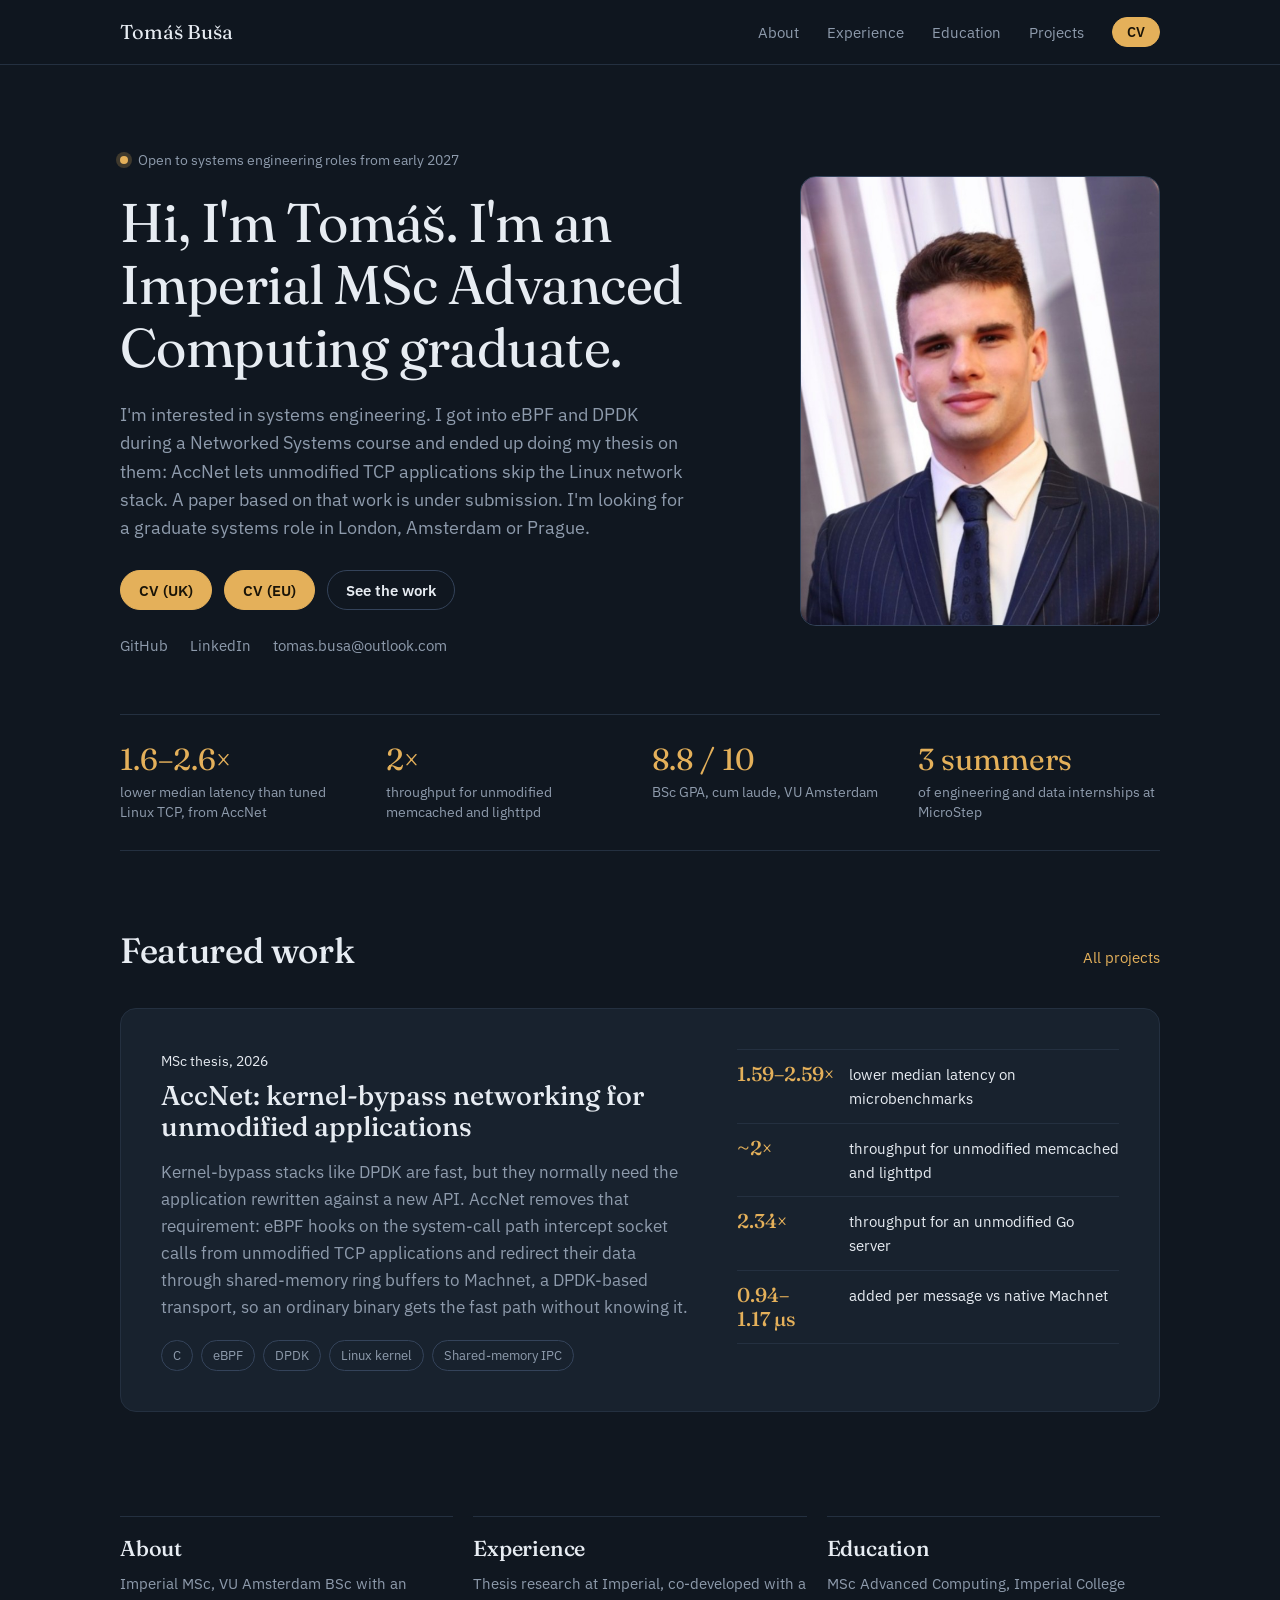
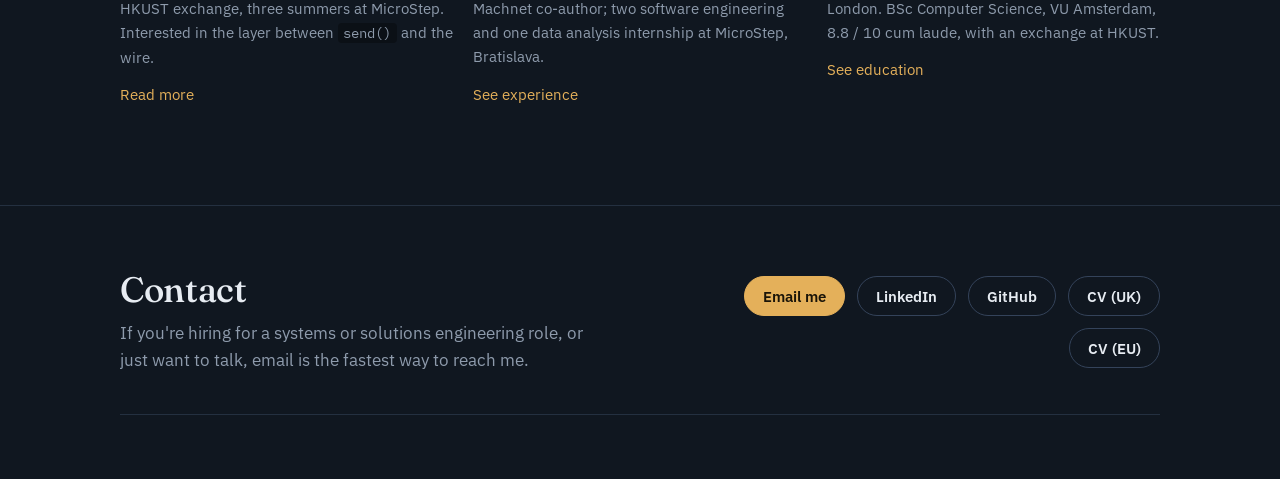
<file: index.html>
<!doctype html>
<html lang="en">
<head>
  <meta charset="utf-8">
  <meta name="viewport" content="width=device-width, initial-scale=1">
<title>Tomáš Buša</title>
<meta name="description" content="Tomáš Buša, MSc Advanced Computing graduate from Imperial College London, interested in systems engineering, kernel-bypass networking, eBPF and DPDK.">
<meta property="og:title" content="Tomáš Buša">
<meta property="og:description" content="Tomáš Buša, MSc Advanced Computing graduate from Imperial College London, interested in systems engineering, kernel-bypass networking, eBPF and DPDK.">
<meta property="og:type" content="website">
<meta property="og:image" content="https://tomasbusa.com/headshot.jpg">
<meta property="og:url" content="https://tomasbusa.com/">
<meta name="twitter:card" content="summary">
<link rel="canonical" href="https://tomasbusa.com/">
<link rel="icon" href="favicon.svg" type="image/svg+xml">
<script type="application/ld+json">
{
  "@context": "https://schema.org",
  "@type": "Person",
  "name": "Tomáš Buša",
  "url": "https://tomasbusa.com",
  "image": "https://tomasbusa.com/headshot.jpg",
  "jobTitle": "Systems Engineer",
  "alumniOf": [
    { "@type": "CollegeOrUniversity", "name": "Imperial College London" },
    { "@type": "CollegeOrUniversity", "name": "Vrije Universiteit Amsterdam" }
  ],
  "sameAs": [
    "https://github.com/YBushi",
    "https://www.linkedin.com/in/tom%C3%A1%C5%A1-bu%C5%A1a-69b99b200/"
  ]
}
</script>
  <link rel="preconnect" href="https://fonts.googleapis.com">
  <link rel="preconnect" href="https://fonts.gstatic.com" crossorigin>
  <link href="https://fonts.googleapis.com/css2?family=Fraunces:opsz,wght@9..144,400;9..144,500&family=IBM+Plex+Mono:wght@400;500&family=IBM+Plex+Sans:wght@400;500;600&display=swap" rel="stylesheet">
  <link rel="stylesheet" href="style.css">
</head>
<body>

<a class="skip" href="#main">Skip to content</a>

<header class="nav">
  <div class="wrap nav-row">
    <a class="brand" href="index.html">Tomáš Buša</a>
    <button class="nav-toggle" aria-expanded="false" aria-controls="nav-links" aria-label="Menu">
      <span></span><span></span>
    </button>
    <nav id="nav-links" class="nav-links">
      <a href="about.html">About</a>
      <a href="experience.html">Experience</a>
      <a href="education.html">Education</a>
      <a href="projects.html">Projects</a>
      <details class="cv-menu">
        <summary class="btn btn-small">CV</summary>
        <div class="cv-menu-list">
          <a href="cv-uk.pdf">UK version</a>
          <a href="cv-eu.pdf">EU version</a>
        </div>
      </details>
    </nav>
  </div>
</header>

<main id="main">

  <section class="hero wrap">
    <div class="hero-text">
      <p class="hero-status"><span class="dot"></span>Open to systems engineering roles from early 2027</p>
      <h1>Hi, I'm Tomáš. I'm an Imperial MSc Advanced Computing graduate.</h1>
      <p class="lede">
        I'm interested in systems engineering. I got into eBPF and DPDK during a
        Networked Systems course and ended up doing my thesis on them: AccNet lets unmodified TCP applications skip the Linux network
        stack. A paper based on that work is under submission. I'm looking for a
        graduate systems role in London, Amsterdam or Prague.
      </p>
      <div class="hero-actions">
        <a class="btn" href="cv-uk.pdf">CV (UK)</a>
        <a class="btn" href="cv-eu.pdf">CV (EU)</a>
        <a class="btn btn-ghost" href="projects.html">See the work</a>
      </div>
      <ul class="hero-links">
        <li><a href="https://github.com/YBushi">GitHub</a></li>
        <li><a href="https://www.linkedin.com/in/tom%C3%A1%C5%A1-bu%C5%A1a-69b99b200/">LinkedIn</a></li>
        <li><a href="mailto:tomas.busa@outlook.com">tomas.busa@outlook.com</a></li>
      </ul>
    </div>
    <figure class="hero-photo">
      <img src="headshot.jpg" alt="Tomáš Buša" width="420" height="500">
    </figure>
  </section>

  <section class="glance wrap" aria-label="At a glance">
    <div class="glance-item">
      <strong>1.6–2.6×</strong>
      <span>lower median latency than tuned Linux TCP, from AccNet</span>
    </div>
    <div class="glance-item">
      <strong>2×</strong>
      <span>throughput for unmodified memcached and lighttpd</span>
    </div>
    <div class="glance-item">
      <strong>8.8 / 10</strong>
      <span>BSc GPA, cum laude, VU Amsterdam</span>
    </div>
    <div class="glance-item">
      <strong>3 summers</strong>
      <span>of engineering and data internships at MicroStep</span>
    </div>
  </section>

  <section class="section wrap">
    <div class="section-head">
      <h2>Featured work</h2>
      <a class="section-link" href="projects.html">All projects</a>
    </div>
    <article class="feature feature-teaser">
      <div class="feature-intro">
        <p class="feature-kind">MSc thesis, 2026</p>
        <h3><a href="projects.html#accnet">AccNet: kernel-bypass networking for unmodified applications</a></h3>
        <p>
          Kernel-bypass stacks like DPDK are fast, but they normally need the application
          rewritten against a new API. AccNet removes that requirement: eBPF hooks on the
          system-call path intercept socket calls from unmodified TCP applications and
          redirect their data through shared-memory ring buffers to Machnet, a DPDK-based
          transport, so an ordinary binary gets the fast path without knowing it.
        </p>
        <ul class="chips" aria-label="Technologies">
          <li>C</li><li>eBPF</li><li>DPDK</li><li>Linux kernel</li><li>Shared-memory IPC</li>
        </ul>
      </div>
      <ul class="results results-compact">
        <li><strong>1.59–2.59×</strong> lower median latency on microbenchmarks</li>
        <li><strong>~2×</strong> throughput for unmodified memcached and lighttpd</li>
        <li><strong>2.34×</strong> throughput for an unmodified Go server</li>
        <li><strong>0.94–1.17&nbsp;µs</strong> added per message vs native Machnet</li>
      </ul>
    </article>
  </section>

  <section class="section wrap home-grid">
    <div class="home-card">
      <h2>About</h2>
      <p>Imperial MSc, VU Amsterdam BSc with an HKUST exchange, three summers at MicroStep. Interested in the layer between <code>send()</code> and the wire.</p>
      <a class="section-link" href="about.html">Read more</a>
    </div>
    <div class="home-card">
      <h2>Experience</h2>
      <p>Thesis research at Imperial, co-developed with a Machnet co-author; two software engineering and one data analysis internship at MicroStep, Bratislava.</p>
      <a class="section-link" href="experience.html">See experience</a>
    </div>
    <div class="home-card">
      <h2>Education</h2>
      <p>MSc Advanced Computing, Imperial College London. BSc Computer Science, VU Amsterdam, 8.8 / 10 cum laude, with an exchange at HKUST.</p>
      <a class="section-link" href="education.html">See education</a>
    </div>
  </section>

</main>

<footer class="footer">
  <div class="wrap">
    <div class="footer-contact">
      <div>
        <h2>Contact</h2>
        <p>If you're hiring for a systems or solutions engineering role, or just want to talk, email is the fastest way to reach me.</p>
      </div>
      <div class="contact-actions">
        <a class="btn" href="mailto:tomas.busa@outlook.com">Email me</a>
        <a class="btn btn-ghost" href="https://www.linkedin.com/in/tom%C3%A1%C5%A1-bu%C5%A1a-69b99b200/">LinkedIn</a>
        <a class="btn btn-ghost" href="https://github.com/YBushi">GitHub</a>
        <a class="btn btn-ghost" href="cv-uk.pdf">CV (UK)</a>
        <a class="btn btn-ghost" href="cv-eu.pdf">CV (EU)</a>
      </div>
    </div>
  </div>
</footer>

<script src="script.js"></script>
</body>
</html>
</file>
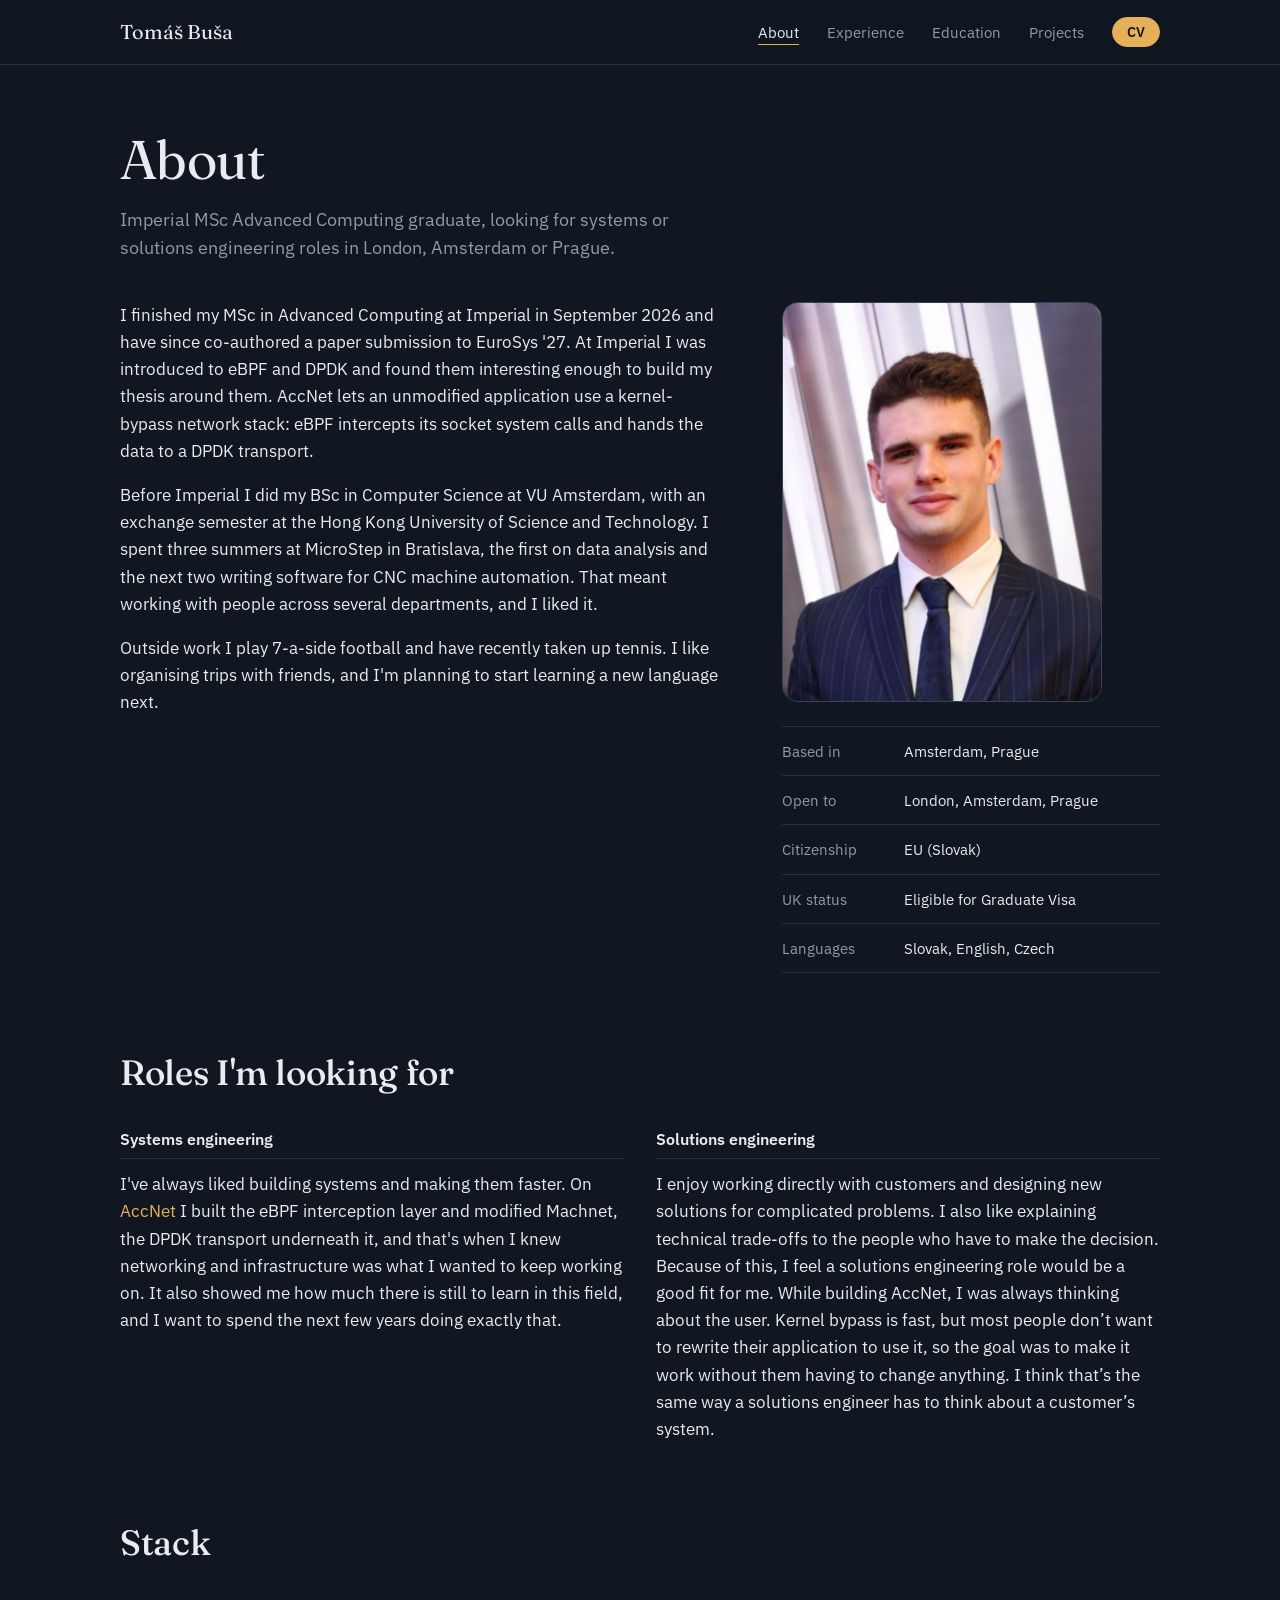
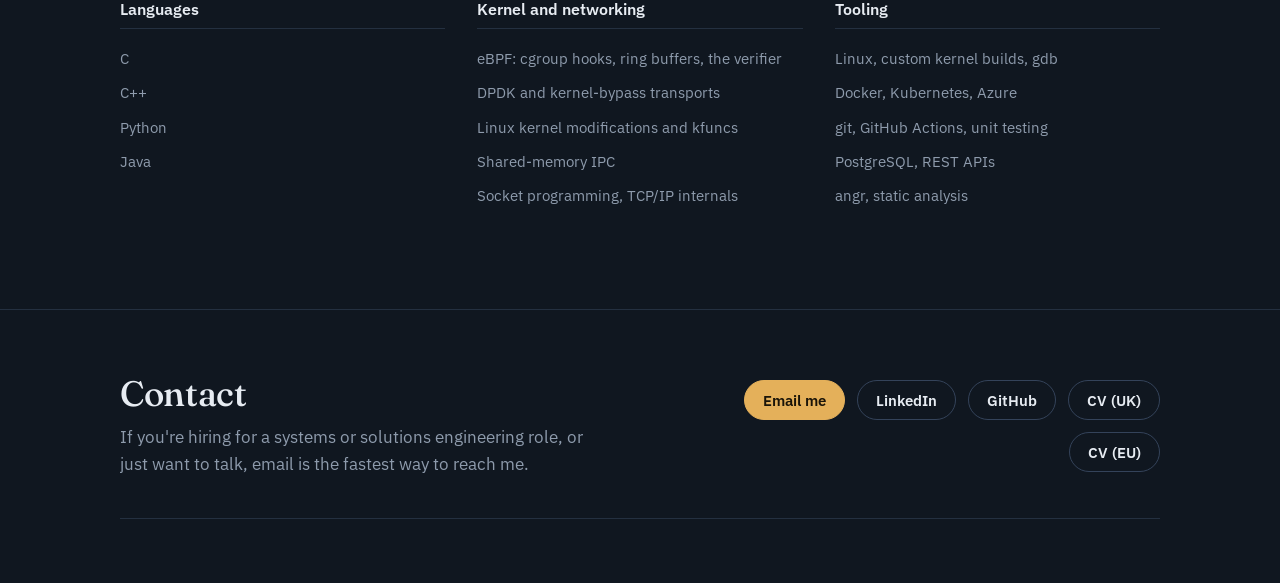
<file: about.html>
<!doctype html>
<html lang="en">
<head>
  <meta charset="utf-8">
  <meta name="viewport" content="width=device-width, initial-scale=1">
<title>About — Tomáš Buša</title>
<meta name="description" content="About Tomáš Buša: background, what he works on, and his technical stack.">
<meta property="og:title" content="About — Tomáš Buša">
<meta property="og:description" content="About Tomáš Buša: background, what he works on, and his technical stack.">
<meta property="og:type" content="website">
<meta property="og:image" content="https://tomasbusa.com/headshot.jpg">
<meta property="og:url" content="https://tomasbusa.com/about">
<meta name="twitter:card" content="summary">
<link rel="canonical" href="https://tomasbusa.com/about">
<link rel="icon" href="favicon.svg" type="image/svg+xml">
  <link rel="preconnect" href="https://fonts.googleapis.com">
  <link rel="preconnect" href="https://fonts.gstatic.com" crossorigin>
  <link href="https://fonts.googleapis.com/css2?family=Fraunces:opsz,wght@9..144,400;9..144,500&family=IBM+Plex+Mono:wght@400;500&family=IBM+Plex+Sans:wght@400;500;600&display=swap" rel="stylesheet">
  <link rel="stylesheet" href="style.css">
</head>
<body>

<a class="skip" href="#main">Skip to content</a>

<header class="nav">
  <div class="wrap nav-row">
    <a class="brand" href="index.html">Tomáš Buša</a>
    <button class="nav-toggle" aria-expanded="false" aria-controls="nav-links" aria-label="Menu">
      <span></span><span></span>
    </button>
    <nav id="nav-links" class="nav-links">
      <a href="about.html" aria-current="page">About</a>
      <a href="experience.html">Experience</a>
      <a href="education.html">Education</a>
      <a href="projects.html">Projects</a>
      <details class="cv-menu">
        <summary class="btn btn-small">CV</summary>
        <div class="cv-menu-list">
          <a href="cv-uk.pdf">UK version</a>
          <a href="cv-eu.pdf">EU version</a>
        </div>
      </details>
    </nav>
  </div>
</header>

<main id="main">

  <section class="page-head wrap">
    <h1>About</h1>
    <p class="lede">Imperial MSc Advanced Computing graduate, looking for systems or solutions engineering roles in London, Amsterdam or Prague.</p>
  </section>

  <section class="section-tight wrap">
    <div class="about-grid">
      <div class="about-text">
        <p>
          I finished my MSc in Advanced Computing at Imperial in September 2026 and have since co-authored a paper submission to EuroSys '27.
          At Imperial I was introduced to eBPF and DPDK and found them interesting enough to build my thesis around them.
          AccNet lets an unmodified application use a kernel-bypass network stack: eBPF intercepts its socket system calls and hands the data to a DPDK transport.
        </p>
        <p>
          Before Imperial I did my BSc in Computer Science at VU Amsterdam, with an exchange semester at the Hong Kong University of Science and Technology.
          I spent three summers at MicroStep in Bratislava, the first on data analysis and the next two writing software for CNC machine automation.
          That meant working with people across several departments, and I liked it.
        </p>
        <p>
          Outside work I play 7-a-side football and have recently taken up tennis.
          I like organising trips with friends, and I'm planning to start learning a new language next.
        </p>
      </div>
      <div class="about-side">
        <img class="about-photo" src="headshot.jpg" alt="Tomáš Buša" width="420" height="500">
        <dl class="facts">
          <div><dt>Based in</dt><dd>Amsterdam, Prague</dd></div>
          <div><dt>Open to</dt><dd>London, Amsterdam, Prague</dd></div>
          <div><dt>Citizenship</dt><dd>EU (Slovak)</dd></div>
          <div><dt>UK status</dt><dd>Eligible for Graduate Visa</dd></div>
          <div><dt>Languages</dt><dd>Slovak, English, Czech</dd></div>
        </dl>
      </div>
    </div>
  </section>

  <section class="section wrap" id="roles">
    <div class="section-head">
      <h2>Roles I'm looking for</h2>
    </div>
    <div class="stack-grid" style="grid-template-columns: repeat(2, 1fr);">
      <div>
        <h3>Systems engineering</h3>
        <p>
          I've always liked building systems and making them faster.
          On <a href="projects.html#accnet">AccNet</a> I built the eBPF interception layer and modified Machnet, the DPDK transport underneath it, and that's when I knew networking and infrastructure was what I wanted to keep working on.
          It also showed me how much there is still to learn in this field, and I want to spend the next few years doing exactly that.
        </p>
      </div>
      <div>
        <h3>Solutions engineering</h3>
        <p>
          I enjoy working directly with customers and designing new solutions for complicated problems. 
          I also like explaining technical trade-offs to the people who have to make the decision. 
          Because of this, I feel a solutions engineering role would be a good fit for me. 
          While building AccNet, I was always thinking about the user. Kernel bypass is fast, 
          but most people don’t want to rewrite their application to use it, so the goal was to make it work without them having to change anything. 
          I think that’s the same way a solutions engineer has to think about a customer’s system.
        </p>
      </div>
    </div>
  </section>

  <section class="section wrap">
    <div class="section-head">
      <h2>Stack</h2>
    </div>
    <div class="stack-grid">
      <div>
        <h3>Languages</h3>
        <ul><li>C</li><li>C++</li><li>Python</li><li>Java</li></ul>
      </div>
      <div>
        <h3>Kernel and networking</h3>
        <ul>
          <li>eBPF: cgroup hooks, ring buffers, the verifier</li>
          <li>DPDK and kernel-bypass transports</li>
          <li>Linux kernel modifications and kfuncs</li>
          <li>Shared-memory IPC</li>
          <li>Socket programming, TCP/IP internals</li>
        </ul>
      </div>
      <div>
        <h3>Tooling</h3>
        <ul>
          <li>Linux, custom kernel builds, gdb</li>
          <li>Docker, Kubernetes, Azure</li>
          <li>git, GitHub Actions, unit testing</li>
          <li>PostgreSQL, REST APIs</li>
          <li>angr, static analysis</li>
        </ul>
      </div>
    </div>
  </section>

</main>

<footer class="footer">
  <div class="wrap">
    <div class="footer-contact">
      <div>
        <h2>Contact</h2>
        <p>
        If you're hiring for a systems or solutions engineering role, or just want to talk, email is the fastest way to reach me.
        </p>
      </div>
      <div class="contact-actions">
        <a class="btn" href="mailto:tomas.busa@outlook.com">Email me</a>
        <a class="btn btn-ghost" href="https://www.linkedin.com/in/tom%C3%A1%C5%A1-bu%C5%A1a-69b99b200/">LinkedIn</a>
        <a class="btn btn-ghost" href="https://github.com/YBushi">GitHub</a>
        <a class="btn btn-ghost" href="cv-uk.pdf">CV (UK)</a>
        <a class="btn btn-ghost" href="cv-eu.pdf">CV (EU)</a>
      </div>
    </div>
  </div>
</footer>

<script src="script.js"></script>
</body>
</html>
</file>
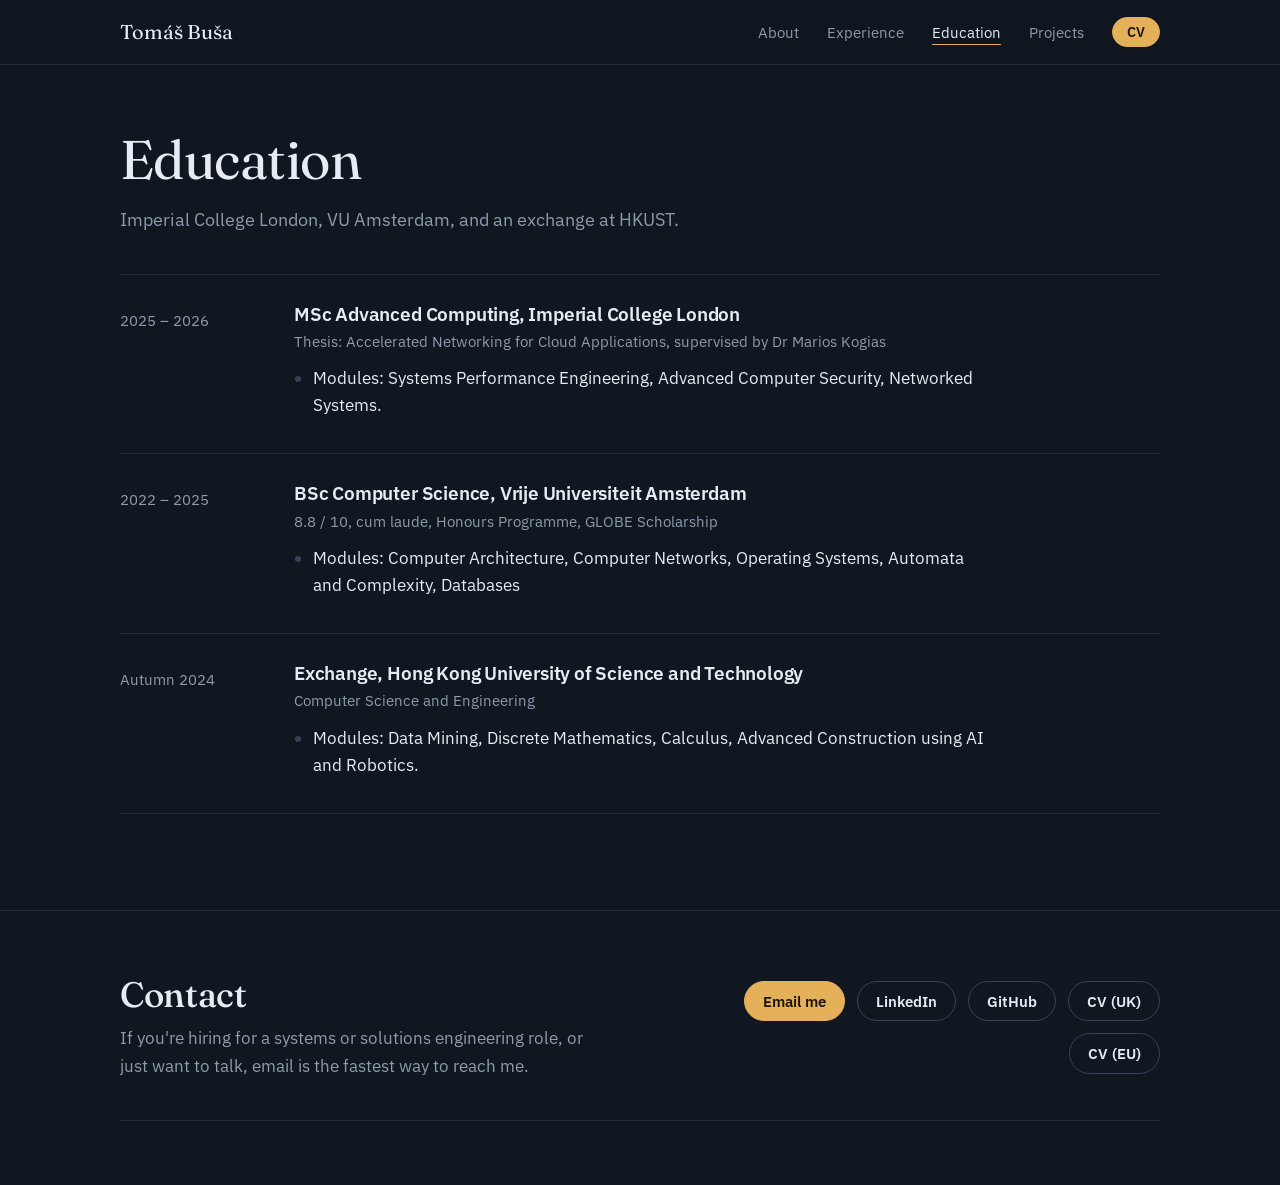
<file: education.html>
<!doctype html>
<html lang="en">
<head>
  <meta charset="utf-8">
  <meta name="viewport" content="width=device-width, initial-scale=1">
<title>Education — Tomáš Buša</title>
<meta name="description" content="Tomáš Buša's education: Imperial College London, VU Amsterdam, HKUST.">
<meta property="og:title" content="Education — Tomáš Buša">
<meta property="og:description" content="Tomáš Buša's education: Imperial College London, VU Amsterdam, HKUST.">
<meta property="og:type" content="website">
<meta property="og:image" content="https://tomasbusa.com/headshot.jpg">
<meta property="og:url" content="https://tomasbusa.com/education">
<meta name="twitter:card" content="summary">
<link rel="canonical" href="https://tomasbusa.com/education">
<link rel="icon" href="favicon.svg" type="image/svg+xml">
  <link rel="preconnect" href="https://fonts.googleapis.com">
  <link rel="preconnect" href="https://fonts.gstatic.com" crossorigin>
  <link href="https://fonts.googleapis.com/css2?family=Fraunces:opsz,wght@9..144,400;9..144,500&family=IBM+Plex+Mono:wght@400;500&family=IBM+Plex+Sans:wght@400;500;600&display=swap" rel="stylesheet">
  <link rel="stylesheet" href="style.css">
</head>
<body>

<a class="skip" href="#main">Skip to content</a>

<header class="nav">
  <div class="wrap nav-row">
    <a class="brand" href="index.html">Tomáš Buša</a>
    <button class="nav-toggle" aria-expanded="false" aria-controls="nav-links" aria-label="Menu">
      <span></span><span></span>
    </button>
    <nav id="nav-links" class="nav-links">
      <a href="about.html">About</a>
      <a href="experience.html">Experience</a>
      <a href="education.html" aria-current="page">Education</a>
      <a href="projects.html">Projects</a>
      <details class="cv-menu">
        <summary class="btn btn-small">CV</summary>
        <div class="cv-menu-list">
          <a href="cv-uk.pdf">UK version</a>
          <a href="cv-eu.pdf">EU version</a>
        </div>
      </details>
    </nav>
  </div>
</header>

<main id="main">

  <section class="page-head wrap">
    <h1>Education</h1>
    <p class="lede">Imperial College London, VU Amsterdam, and an exchange at HKUST.</p>
  </section>

  <section class="section-tight wrap">
    <div class="timeline">
      <article class="entry">
        <div class="entry-when">2025 – 2026</div>
        <div class="entry-body">
          <h2>MSc Advanced Computing, Imperial College London</h2>
          <p class="entry-org">Thesis: Accelerated Networking for Cloud Applications, supervised by Dr Marios Kogias</p>
          <ul>
            <li>Modules: Systems Performance Engineering, Advanced Computer Security, Networked Systems.</li>
          </ul>
        </div>
      </article>
      <article class="entry">
        <div class="entry-when">2022 – 2025</div>
        <div class="entry-body">
          <h2>BSc Computer Science, Vrije Universiteit Amsterdam</h2>
          <p class="entry-org">8.8 / 10, cum laude, Honours Programme, GLOBE Scholarship</p>
          <ul>
            <li>Modules: Computer Architecture, Computer Networks, Operating Systems, Automata and Complexity, Databases</li>
          </ul>
        </div>
      </article>
      <article class="entry">
        <div class="entry-when">Autumn 2024</div>
        <div class="entry-body">
          <h2>Exchange, Hong Kong University of Science and Technology</h2>
          <p class="entry-org">Computer Science and Engineering</p>
          <ul>
            <li>Modules: Data Mining, Discrete Mathematics, Calculus, Advanced Construction using AI and Robotics.</li>
          </ul>
        </div>
      </article>
    </div>
  </section>

</main>

<footer class="footer">
  <div class="wrap">
    <div class="footer-contact">
      <div>
        <h2>Contact</h2>
        <p>If you're hiring for a systems or solutions engineering role, or just want to talk, email is the fastest way to reach me.</p>
      </div>
      <div class="contact-actions">
        <a class="btn" href="mailto:tomas.busa@outlook.com">Email me</a>
        <a class="btn btn-ghost" href="https://www.linkedin.com/in/tom%C3%A1%C5%A1-bu%C5%A1a-69b99b200/">LinkedIn</a>
        <a class="btn btn-ghost" href="https://github.com/YBushi">GitHub</a>
        <a class="btn btn-ghost" href="cv-uk.pdf">CV (UK)</a>
        <a class="btn btn-ghost" href="cv-eu.pdf">CV (EU)</a>
      </div>
    </div>
  </div>
</footer>

<script src="script.js"></script>
</body>
</html>
</file>
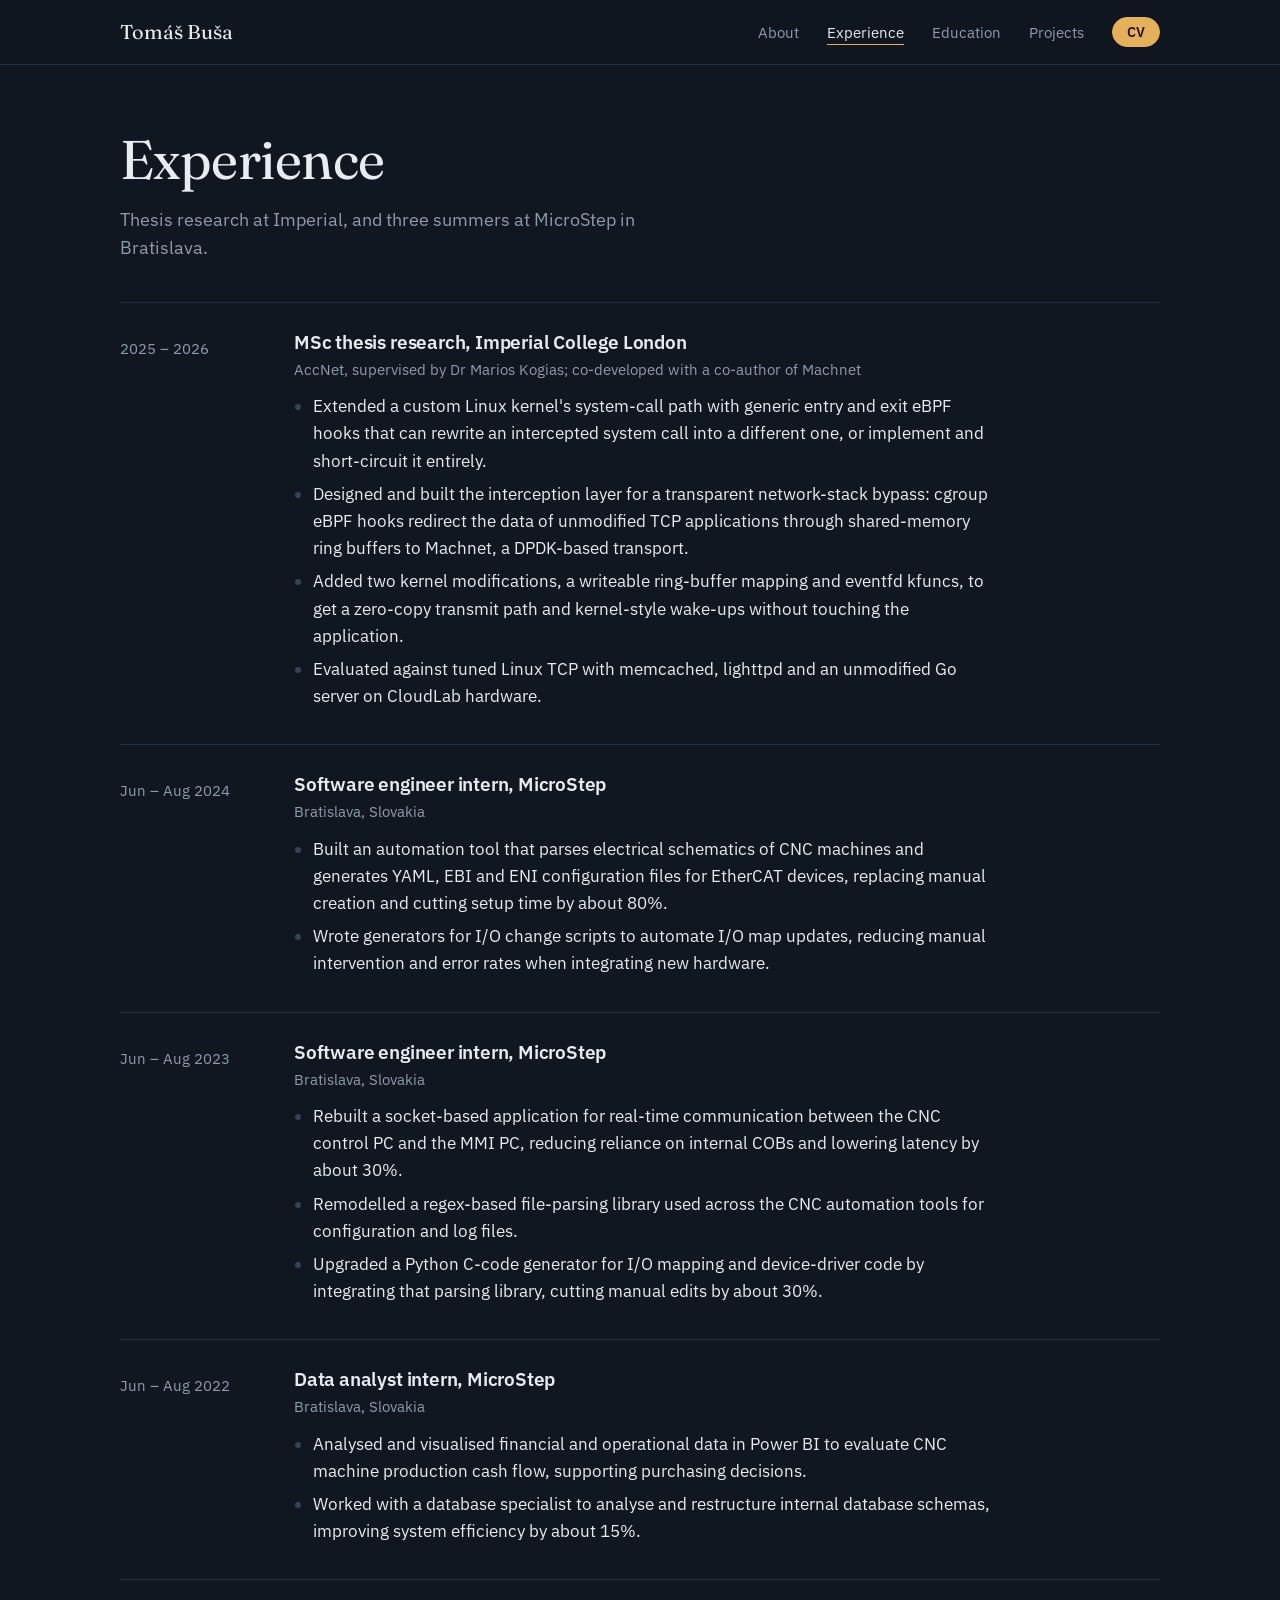
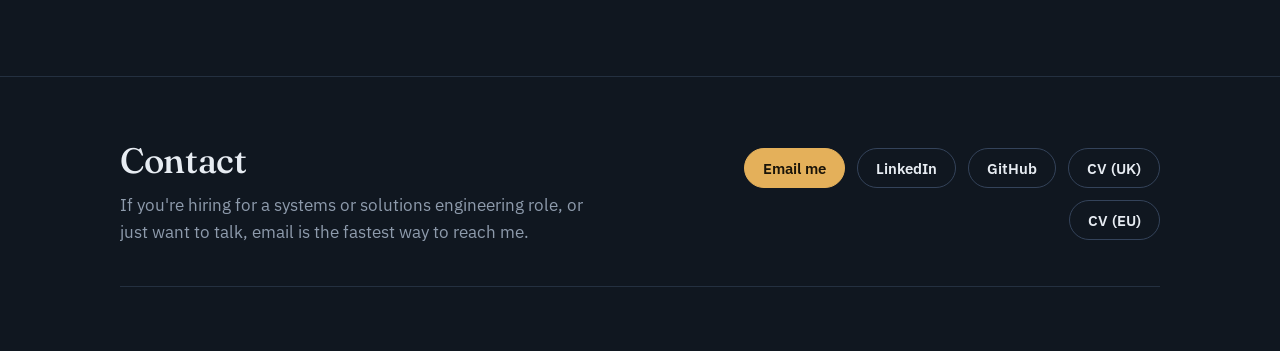
<file: experience.html>
<!doctype html>
<html lang="en">
<head>
  <meta charset="utf-8">
  <meta name="viewport" content="width=device-width, initial-scale=1">
<title>Experience — Tomáš Buša</title>
<meta name="description" content="Tomáš Buša's research and internship experience.">
<meta property="og:title" content="Experience — Tomáš Buša">
<meta property="og:description" content="Tomáš Buša's research and internship experience.">
<meta property="og:type" content="website">
<meta property="og:image" content="https://tomasbusa.com/headshot.jpg">
<meta property="og:url" content="https://tomasbusa.com/experience">
<meta name="twitter:card" content="summary">
<link rel="canonical" href="https://tomasbusa.com/experience">
<link rel="icon" href="favicon.svg" type="image/svg+xml">
  <link rel="preconnect" href="https://fonts.googleapis.com">
  <link rel="preconnect" href="https://fonts.gstatic.com" crossorigin>
  <link href="https://fonts.googleapis.com/css2?family=Fraunces:opsz,wght@9..144,400;9..144,500&family=IBM+Plex+Mono:wght@400;500&family=IBM+Plex+Sans:wght@400;500;600&display=swap" rel="stylesheet">
  <link rel="stylesheet" href="style.css">
</head>
<body>

<a class="skip" href="#main">Skip to content</a>

<header class="nav">
  <div class="wrap nav-row">
    <a class="brand" href="index.html">Tomáš Buša</a>
    <button class="nav-toggle" aria-expanded="false" aria-controls="nav-links" aria-label="Menu">
      <span></span><span></span>
    </button>
    <nav id="nav-links" class="nav-links">
      <a href="about.html">About</a>
      <a href="experience.html" aria-current="page">Experience</a>
      <a href="education.html">Education</a>
      <a href="projects.html">Projects</a>
      <details class="cv-menu">
        <summary class="btn btn-small">CV</summary>
        <div class="cv-menu-list">
          <a href="cv-uk.pdf">UK version</a>
          <a href="cv-eu.pdf">EU version</a>
        </div>
      </details>
    </nav>
  </div>
</header>

<main id="main">

  <section class="page-head wrap">
    <h1>Experience</h1>
    <p class="lede">Thesis research at Imperial, and three summers at MicroStep in Bratislava.</p>
  </section>

  <section class="section-tight wrap">
    <div class="timeline">
      <article class="entry">
        <div class="entry-when">2025 – 2026</div>
        <div class="entry-body">
          <h2>MSc thesis research, Imperial College London</h2>
          <p class="entry-org">AccNet, supervised by Dr Marios Kogias; co-developed with a co-author of Machnet</p>
          <ul>
            <li>Extended a custom Linux kernel's system-call path with generic entry and exit eBPF hooks that can rewrite an intercepted system call into a different one, or implement and short-circuit it entirely.</li>
            <li>Designed and built the interception layer for a transparent network-stack bypass: cgroup eBPF hooks redirect the data of unmodified TCP applications through shared-memory ring buffers to Machnet, a DPDK-based transport.</li>
            <li>Added two kernel modifications, a writeable ring-buffer mapping and eventfd kfuncs, to get a zero-copy transmit path and kernel-style wake-ups without touching the application.</li>
            <li>Evaluated against tuned Linux TCP with memcached, lighttpd and an unmodified Go server on CloudLab hardware.</li>
          </ul>
        </div>
      </article>
      <article class="entry">
        <div class="entry-when">Jun – Aug 2024</div>
        <div class="entry-body">
          <h2>Software engineer intern, MicroStep</h2>
          <p class="entry-org">Bratislava, Slovakia</p>
          <ul>
            <li>Built an automation tool that parses electrical schematics of CNC machines and generates YAML, EBI and ENI configuration files for EtherCAT devices, replacing manual creation and cutting setup time by about 80%.</li>
            <li>Wrote generators for I/O change scripts to automate I/O map updates, reducing manual intervention and error rates when integrating new hardware.</li>
          </ul>
        </div>
      </article>
      <article class="entry">
        <div class="entry-when">Jun – Aug 2023</div>
        <div class="entry-body">
          <h2>Software engineer intern, MicroStep</h2>
          <p class="entry-org">Bratislava, Slovakia</p>
          <ul>
            <li>Rebuilt a socket-based application for real-time communication between the CNC control PC and the MMI PC, reducing reliance on internal COBs and lowering latency by about 30%.</li>
            <li>Remodelled a regex-based file-parsing library used across the CNC automation tools for configuration and log files.</li>
            <li>Upgraded a Python C-code generator for I/O mapping and device-driver code by integrating that parsing library, cutting manual edits by about 30%.</li>
          </ul>
        </div>
      </article>
      <article class="entry">
        <div class="entry-when">Jun – Aug 2022</div>
        <div class="entry-body">
          <h2>Data analyst intern, MicroStep</h2>
          <p class="entry-org">Bratislava, Slovakia</p>
          <ul>
            <li>Analysed and visualised financial and operational data in Power BI to evaluate CNC machine production cash flow, supporting purchasing decisions.</li>
            <li>Worked with a database specialist to analyse and restructure internal database schemas, improving system efficiency by about 15%.</li>
          </ul>
        </div>
      </article>
    </div>
  </section>

</main>

<footer class="footer">
  <div class="wrap">
    <div class="footer-contact">
      <div>
        <h2>Contact</h2>
        <p>If you're hiring for a systems or solutions engineering role, or just want to talk, email is the fastest way to reach me.</p>
      </div>
      <div class="contact-actions">
        <a class="btn" href="mailto:tomas.busa@outlook.com">Email me</a>
        <a class="btn btn-ghost" href="https://www.linkedin.com/in/tom%C3%A1%C5%A1-bu%C5%A1a-69b99b200/">LinkedIn</a>
        <a class="btn btn-ghost" href="https://github.com/YBushi">GitHub</a>
        <a class="btn btn-ghost" href="cv-uk.pdf">CV (UK)</a>
        <a class="btn btn-ghost" href="cv-eu.pdf">CV (EU)</a>
      </div>
    </div>
  </div>
</footer>

<script src="script.js"></script>
</body>
</html>
</file>
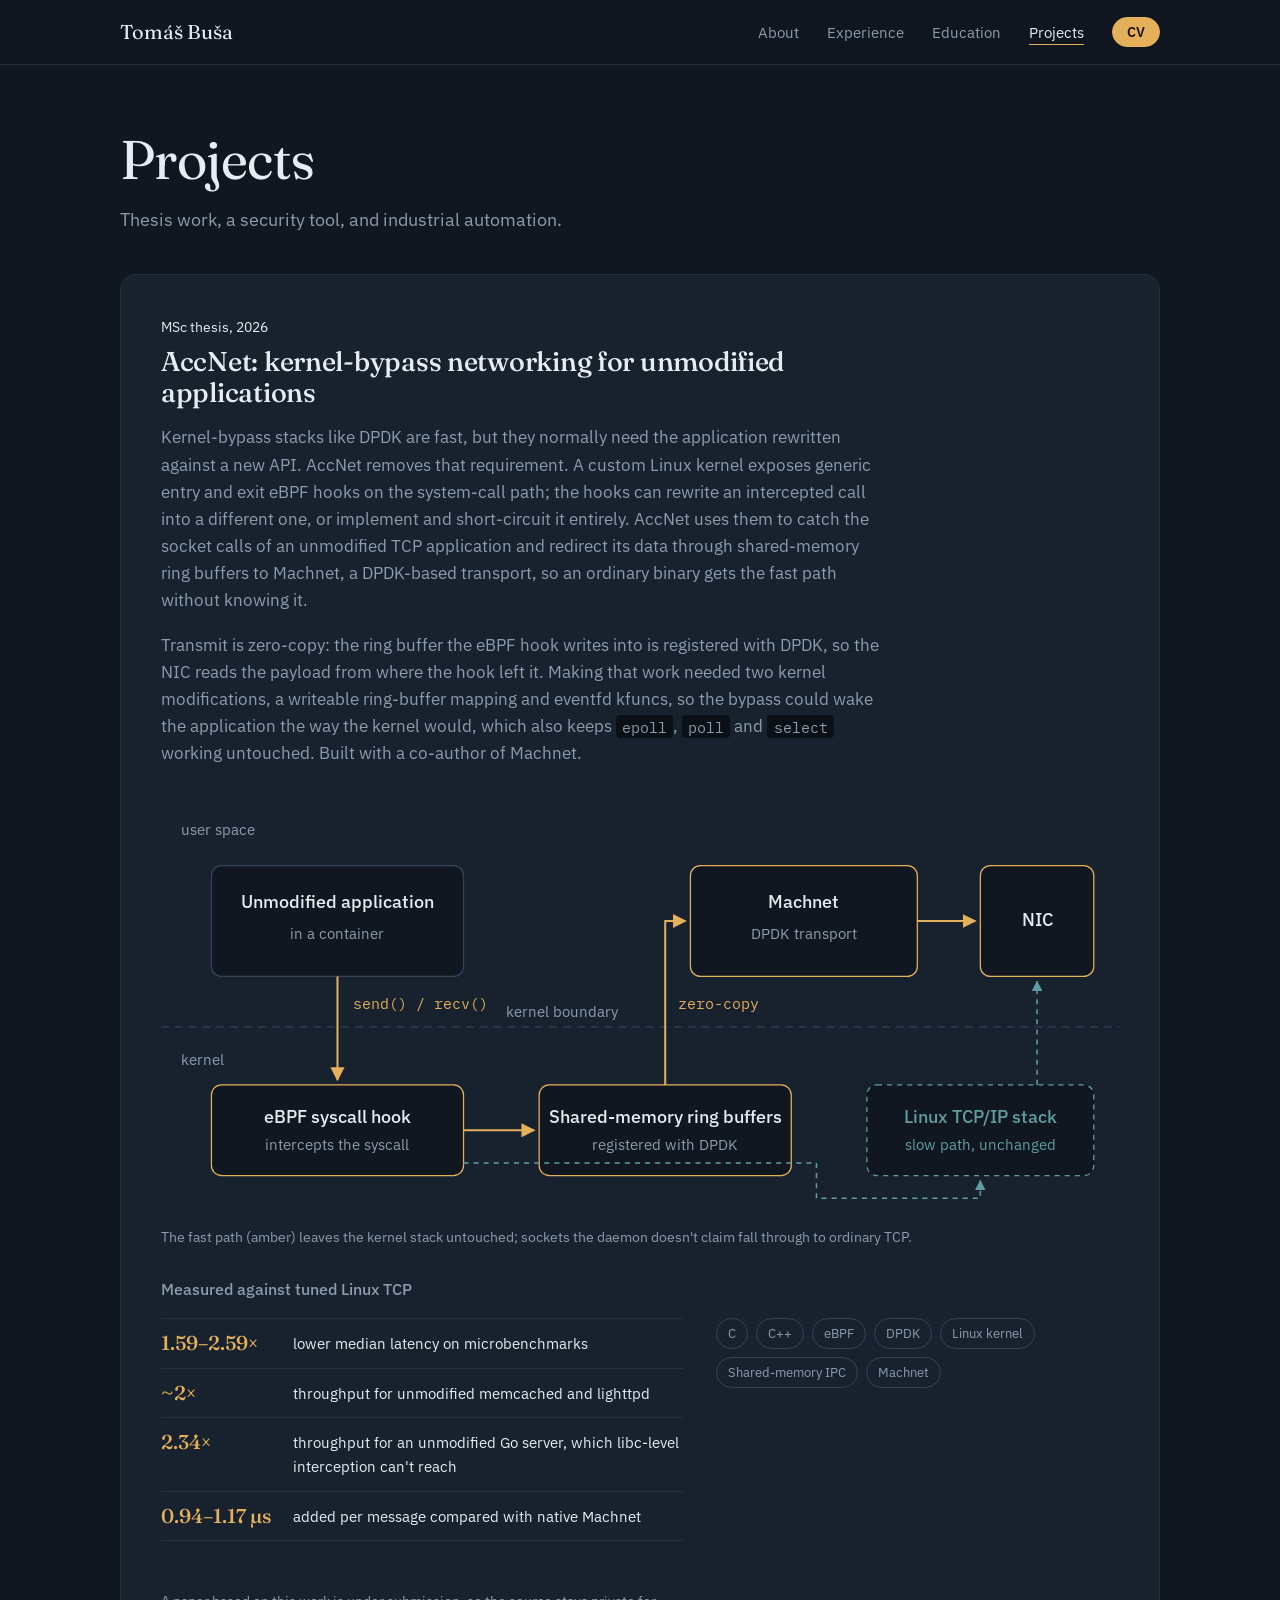
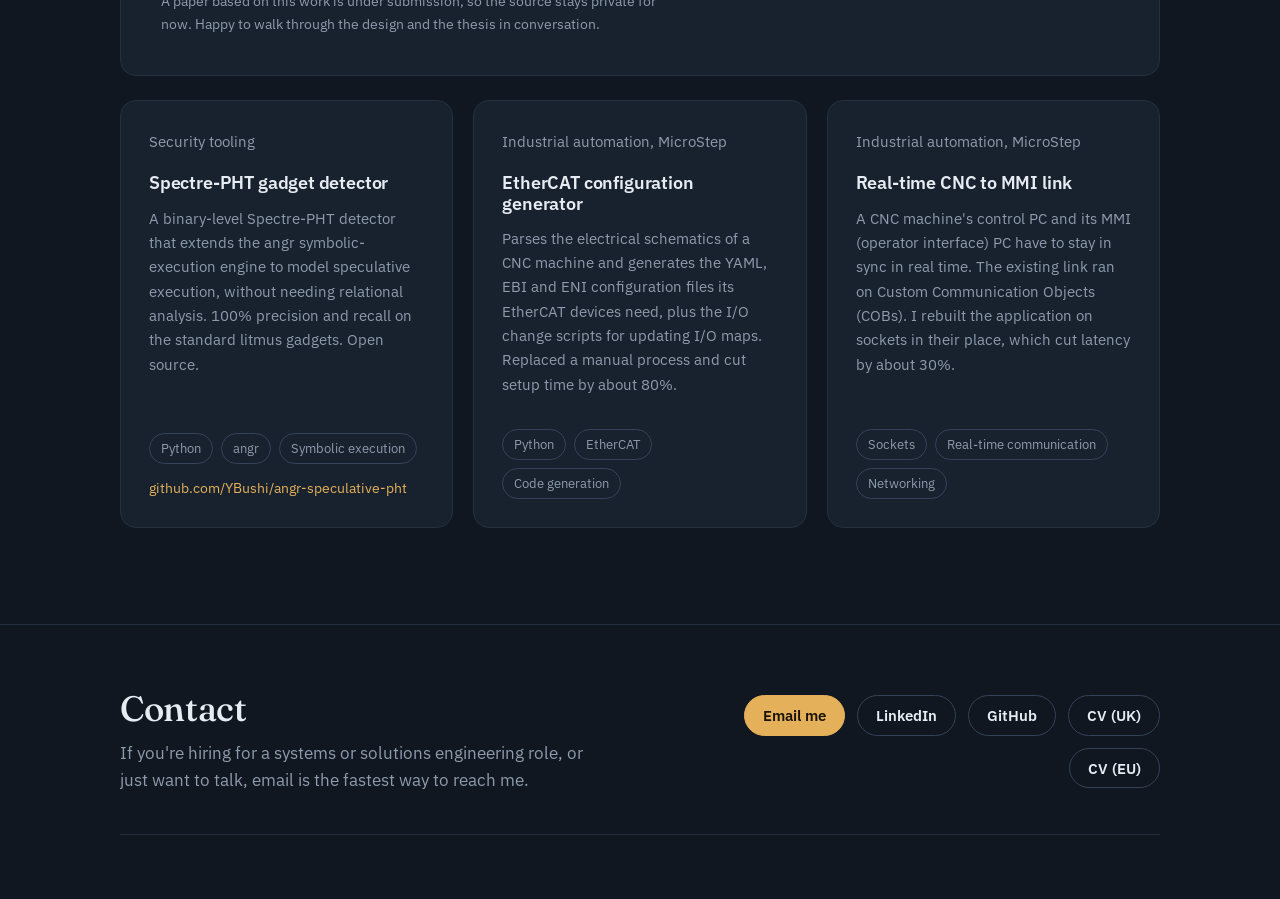
<file: projects.html>
<!doctype html>
<html lang="en">
<head>
  <meta charset="utf-8">
  <meta name="viewport" content="width=device-width, initial-scale=1">
  <title>Projects — Tomáš Buša</title>
  <meta name="description" content="Projects by Tomáš Buša: AccNet kernel-bypass networking, a Spectre gadget detector, an EtherCAT configuration generator.">
  <meta property="og:title" content="Projects — Tomáš Buša">
  <meta property="og:description" content="Projects by Tomáš Buša: AccNet kernel-bypass networking, a Spectre gadget detector, an EtherCAT configuration generator.">
  <meta property="og:type" content="website">
  <meta property="og:image" content="https://tomasbusa.com/headshot.jpg">
  <meta property="og:url" content="https://tomasbusa.com/projects">
  <meta name="twitter:card" content="summary">
  <link rel="canonical" href="https://tomasbusa.com/projects">
  <link rel="icon" href="favicon.svg" type="image/svg+xml">
  <link rel="preconnect" href="https://fonts.googleapis.com">
  <link rel="preconnect" href="https://fonts.gstatic.com" crossorigin>
  <link href="https://fonts.googleapis.com/css2?family=Fraunces:opsz,wght@9..144,400;9..144,500&family=IBM+Plex+Mono:wght@400;500&family=IBM+Plex+Sans:wght@400;500;600&display=swap" rel="stylesheet">
  <link rel="stylesheet" href="style.css">
</head>
<body>

<a class="skip" href="#main">Skip to content</a>

<header class="nav">
  <div class="wrap nav-row">
    <a class="brand" href="index.html">Tomáš Buša</a>
    <button class="nav-toggle" aria-expanded="false" aria-controls="nav-links" aria-label="Menu">
      <span></span><span></span>
    </button>
    <nav id="nav-links" class="nav-links">
      <a href="about.html">About</a>
      <a href="experience.html">Experience</a>
      <a href="education.html">Education</a>
      <a href="projects.html" aria-current="page">Projects</a>
      <details class="cv-menu">
        <summary class="btn btn-small">CV</summary>
        <div class="cv-menu-list">
          <a href="cv-uk.pdf">UK version</a>
          <a href="cv-eu.pdf">EU version</a>
        </div>
      </details>
    </nav>
  </div>
</header>

<main id="main">

  <section class="page-head wrap">
    <h1>Projects</h1>
    <p class="lede">Thesis work, a security tool, and industrial automation.</p>
  </section>

  <section class="section-tight wrap">
    <article class="feature" id="accnet">
      <div class="feature-intro">
        <p class="feature-kind">MSc thesis, 2026</p>
        <h2>AccNet: kernel-bypass networking for unmodified applications</h2>
        <p>
          Kernel-bypass stacks like DPDK are fast, but they normally need the application
          rewritten against a new API. AccNet removes that requirement. A custom Linux
          kernel exposes generic entry and exit eBPF hooks on the system-call path; the
          hooks can rewrite an intercepted call into a different one, or implement and
          short-circuit it entirely. AccNet uses them to catch the socket calls of an
          unmodified TCP application and redirect its data through shared-memory ring
          buffers to Machnet, a DPDK-based transport, so an ordinary binary gets the
          fast path without knowing it.
        </p>
        <p>
          Transmit is zero-copy: the ring buffer the eBPF hook writes into is registered
          with DPDK, so the NIC reads the payload from where the hook left it. Making that
          work needed two kernel modifications, a writeable ring-buffer mapping and eventfd
          kfuncs, so the bypass could wake the application the way the kernel would, which
          also keeps <code>epoll</code>, <code>poll</code> and <code>select</code> working
          untouched. Built with a co-author of Machnet.
        </p>
      </div>

      <figure class="diagram">
        <svg viewBox="0 0 760 330" role="img" aria-labelledby="diag-title diag-desc" xmlns="http://www.w3.org/2000/svg">
          <title id="diag-title">AccNet data path</title>
          <desc id="diag-desc">An unmodified application issues socket system calls. An eBPF syscall hook at the kernel boundary redirects them into per-connection ring buffers, which Machnet in user space drains and transmits through DPDK straight to the NIC. The ordinary Linux TCP/IP path is shown dimmed as the slow path.</desc>
          <defs>
            <marker id="arr" viewBox="0 0 10 10" refX="9" refY="5" markerWidth="7" markerHeight="7" orient="auto-start-reverse">
              <path d="M0 0 L10 5 L0 10 z" fill="var(--accent)"/>
            </marker>
            <marker id="arr-dim" viewBox="0 0 10 10" refX="9" refY="5" markerWidth="7" markerHeight="7" orient="auto-start-reverse">
              <path d="M0 0 L10 5 L0 10 z" fill="var(--slow)"/>
            </marker>
          </defs>

          <!-- region labels -->
          <text x="16" y="28" class="d-region">user space</text>
          <text x="16" y="210" class="d-region">kernel</text>

          <!-- boundary -->
          <line x1="0" y1="180" x2="760" y2="180" class="d-boundary"/>
          <text x="318" y="172" text-anchor="middle" class="d-region">kernel boundary</text>

          <!-- user space: application -->
          <rect x="40" y="52" width="200" height="88" rx="8" class="d-box"/>
          <text x="140" y="86" text-anchor="middle" class="d-label">Unmodified application</text>
          <text x="140" y="110" text-anchor="middle" class="d-sub">in a container</text>

          <!-- user space: Machnet -->
          <rect x="420" y="52" width="180" height="88" rx="8" class="d-box d-box-accent"/>
          <text x="510" y="86" text-anchor="middle" class="d-label">Machnet</text>
          <text x="510" y="110" text-anchor="middle" class="d-sub">DPDK transport</text>

          <!-- NIC -->
          <rect x="650" y="52" width="90" height="88" rx="8" class="d-box d-box-accent"/>
          <text x="695" y="100" text-anchor="middle" class="d-label">NIC</text>

          <!-- kernel: syscall hook -->
          <rect x="40" y="226" width="200" height="72" rx="8" class="d-box d-box-accent"/>
          <text x="140" y="256" text-anchor="middle" class="d-label">eBPF syscall hook</text>
          <text x="140" y="278" text-anchor="middle" class="d-sub">intercepts the syscall</text>

          <!-- kernel: ring buffers -->
          <rect x="300" y="226" width="200" height="72" rx="8" class="d-box d-box-accent"/>
          <text x="400" y="256" text-anchor="middle" class="d-label">Shared-memory ring buffers</text>
          <text x="400" y="278" text-anchor="middle" class="d-sub">registered with DPDK</text>

          <!-- kernel: TCP stack (slow path) -->
          <rect x="560" y="226" width="180" height="72" rx="8" class="d-box d-box-dim"/>
          <text x="650" y="256" text-anchor="middle" class="d-label d-dim">Linux TCP/IP stack</text>
          <text x="650" y="278" text-anchor="middle" class="d-sub d-dim">slow path, unchanged</text>

          <!-- flows: app -> syscall -> hook -->
          <line x1="140" y1="140" x2="140" y2="222" class="d-flow" marker-end="url(#arr)"/>
          <text x="152" y="166" class="d-code">send() / recv()</text>

          <!-- hook -> ringbuf -->
          <line x1="240" y1="262" x2="296" y2="262" class="d-flow" marker-end="url(#arr)"/>

          <!-- ringbuf -> Machnet (crosses boundary, zero-copy) -->
          <path d="M400 226 L400 96 L416 96" fill="none" class="d-flow" marker-end="url(#arr)"/>
          <text x="410" y="166" class="d-code">zero-copy</text>

          <!-- Machnet -> NIC -->
          <line x1="600" y1="96" x2="646" y2="96" class="d-flow" marker-end="url(#arr)"/>

          <!-- slow path: hook -> TCP stack -> NIC (dimmed) -->
          <path d="M240 288 L520 288 L520 316 L650 316 L650 302" fill="none" class="d-flow d-flow-dim" marker-end="url(#arr-dim)"/>
          <path d="M695 226 L695 144" fill="none" class="d-flow d-flow-dim" marker-end="url(#arr-dim)"/>
        </svg>
        <figcaption>The fast path (amber) leaves the kernel stack untouched; sockets the daemon doesn't claim fall through to ordinary TCP.</figcaption>
      </figure>

      <div class="feature-results">
        <h3>Measured against tuned Linux TCP</h3>
        <ul class="results">
          <li><strong>1.59–2.59×</strong> lower median latency on microbenchmarks</li>
          <li><strong>~2×</strong> throughput for unmodified memcached and lighttpd</li>
          <li><strong>2.34×</strong> throughput for an unmodified Go server, which libc-level interception can't reach</li>
          <li><strong>0.94–1.17&nbsp;µs</strong> added per message compared with native Machnet</li>
        </ul>
        <ul class="chips" aria-label="Technologies">
          <li>C</li><li>C++</li><li>eBPF</li><li>DPDK</li><li>Linux kernel</li><li>Shared-memory IPC</li><li>Machnet</li>
        </ul>
        <p class="feature-note">
          A paper based on this work is under submission, so the source stays private
          for now. Happy to walk through the design and the thesis in conversation.
        </p>
      </div>
    </article>

    <div class="cards">
      <article class="card" id="spectre">
        <p class="card-kind">Security tooling</p>
        <h2>Spectre-PHT gadget detector</h2>
        <p>
          A binary-level Spectre-PHT detector that extends the angr symbolic-execution engine
          to model speculative execution, without needing relational analysis. 100% precision
          and recall on the standard litmus gadgets. Open source.
        </p>
        <ul class="chips"><li>Python</li><li>angr</li><li>Symbolic execution</li></ul>
        <a class="card-link" href="https://github.com/YBushi/angr-speculative-pht">github.com/YBushi/angr-speculative-pht</a>
      </article>

      <article class="card">
        <p class="card-kind">Industrial automation, MicroStep</p>
        <h2>EtherCAT configuration generator</h2>
        <p>
          Parses the electrical schematics of a CNC machine and generates the YAML, EBI and
          ENI configuration files its EtherCAT devices need, plus the I/O change scripts for
          updating I/O maps. Replaced a manual process and cut setup time by about 80%.
        </p>
        <ul class="chips"><li>Python</li><li>EtherCAT</li><li>Code generation</li></ul>
      </article>

      <article class="card">
        <p class="card-kind">Industrial automation, MicroStep</p>
        <h2>Real-time CNC to MMI link</h2>
        <p>
          A CNC machine's control PC and its MMI (operator interface) PC have to stay in sync in
          real time. The existing link ran on Custom Communication Objects (COBs). I rebuilt the
          application on sockets in their place, which cut latency by about 30%.
        </p>
        <ul class="chips"><li>Sockets</li><li>Real-time communication</li><li>Networking</li></ul>
      </article>
    </div>
  </section>

</main>

<footer class="footer">
  <div class="wrap">
    <div class="footer-contact">
      <div>
        <h2>Contact</h2>
        <p>If you're hiring for a systems or solutions engineering role, or just want to talk, email is the fastest way to reach me.</p>
      </div>
      <div class="contact-actions">
        <a class="btn" href="mailto:tomas.busa@outlook.com">Email me</a>
        <a class="btn btn-ghost" href="https://www.linkedin.com/in/tom%C3%A1%C5%A1-bu%C5%A1a-69b99b200/">LinkedIn</a>
        <a class="btn btn-ghost" href="https://github.com/YBushi">GitHub</a>
        <a class="btn btn-ghost" href="cv-uk.pdf">CV (UK)</a>
        <a class="btn btn-ghost" href="cv-eu.pdf">CV (EU)</a>
      </div>
    </div>
</footer>

<script src="script.js"></script>
</body>
</html>
</file>
<file: style.css>
/* ---------- tokens ---------- */
:root {
  --bg: #101720;
  --bg-raised: #18222E;
  --bg-sunken: #0B1016;
  --line: #243040;
  --line-strong: #34435A;
  --text: #E7ECF2;
  --text-muted: #8E9BAC;
  --accent: #E4B05A;
  --accent-ink: #1A1408;
  --slow: #5F9EA0;
  --todo: #C46D5E;

  --font-display: "Fraunces", Georgia, serif;
  --font-body: "IBM Plex Sans", system-ui, sans-serif;
  --font-mono: "IBM Plex Mono", ui-monospace, monospace;

  --wrap: 1040px;
  --gutter: 24px;
  --radius: 10px;
  --radius-lg: 16px;
}

/* ---------- base ---------- */
*, *::before, *::after { box-sizing: border-box; }
[hidden] { display: none !important; }

html { scroll-behavior: smooth; scroll-padding-top: 80px; }
@media (prefers-reduced-motion: reduce) { html { scroll-behavior: auto; } }

body {
  margin: 0;
  background: var(--bg);
  color: var(--text);
  font-family: var(--font-body);
  font-size: 17px;
  line-height: 1.6;
  -webkit-font-smoothing: antialiased;
}

h1, h2, h3, h4 { margin: 0; font-weight: 500; line-height: 1.15; }
h1, h2 { font-family: var(--font-display); letter-spacing: -0.01em; }
h1 { font-size: clamp(2.2rem, 5vw, 3.4rem); font-weight: 400; }
h2 { font-size: clamp(1.7rem, 3vw, 2.2rem); }
h3 { font-size: 1.2rem; font-weight: 600; }
h4 { font-size: 1rem; font-weight: 600; }

p { margin: 0 0 1em; }
p:last-child { margin-bottom: 0; }
ul { margin: 0; padding-left: 1.2em; }

a { color: var(--accent); text-decoration: none; text-underline-offset: 3px; }
a:hover { text-decoration: underline; }
a:focus-visible, button:focus-visible {
  outline: 2px solid var(--accent);
  outline-offset: 3px;
  border-radius: 4px;
}

code {
  font-family: var(--font-mono);
  font-size: 0.9em;
  background: var(--bg-sunken);
  padding: 0.1em 0.4em;
  border-radius: 4px;
}

em { font-style: italic; }

.wrap {
  width: min(100% - 2 * var(--gutter), var(--wrap));
  margin-inline: auto;
}

.skip {
  position: absolute; left: -999px; top: 8px;
  background: var(--accent); color: var(--accent-ink);
  padding: 8px 12px; border-radius: 6px; z-index: 100;
}
.skip:focus { left: 8px; }

/* placeholder content that needs replacing before launch */
.todo { color: var(--todo); }
.todo::before { content: "▲ "; }

/* ---------- buttons ---------- */
.btn {
  display: inline-block;
  padding: 10px 18px;
  border-radius: 999px;
  background: var(--accent);
  color: var(--accent-ink);
  font-weight: 600;
  font-size: 0.95rem;
  line-height: 1.2;
  border: 1px solid var(--accent);
}
.btn:hover { text-decoration: none; filter: brightness(1.08); }
.btn-ghost {
  background: transparent;
  color: var(--text);
  border-color: var(--line-strong);
}
.btn-ghost:hover { border-color: var(--accent); color: var(--accent); }
.btn-small { padding: 6px 14px; font-size: 0.85rem; }

/* ---------- nav ---------- */
.nav {
  position: sticky; top: 0; z-index: 50;
  background: color-mix(in srgb, var(--bg) 85%, transparent);
  backdrop-filter: blur(10px);
  border-bottom: 1px solid var(--line);
}
.nav-row {
  display: flex; align-items: center; justify-content: space-between;
  height: 64px;
}
.brand { font-family: var(--font-display); font-size: 1.25rem; color: var(--text); }
.brand:hover { text-decoration: none; color: var(--accent); }

.nav-links { display: flex; align-items: center; gap: 28px; }
.nav-links a { color: var(--text-muted); font-size: 0.95rem; }
.nav-links a:hover, .nav-links a[aria-current] { color: var(--text); text-decoration: none; }
.nav-links a[aria-current] { box-shadow: 0 1px 0 var(--accent); }
.nav-links a.btn { color: var(--accent-ink); }

.nav-toggle {
  display: none;
  width: 40px; height: 40px;
  background: none; border: 0; cursor: pointer;
  flex-direction: column; justify-content: center; gap: 6px; align-items: center;
}
.nav-toggle span { display: block; width: 22px; height: 2px; background: var(--text); transition: transform .2s; }
.nav-toggle[aria-expanded="true"] span:first-child { transform: translateY(4px) rotate(45deg); }
.nav-toggle[aria-expanded="true"] span:last-child { transform: translateY(-4px) rotate(-45deg); }

@media (max-width: 760px) {
  .nav-toggle { display: flex; }
  .nav-links {
    display: none;
    position: absolute; left: 0; right: 0; top: 64px;
    flex-direction: column; align-items: flex-start; gap: 4px;
    padding: 12px var(--gutter) 20px;
    background: var(--bg);
    border-bottom: 1px solid var(--line);
  }
  .nav-links.open { display: flex; }
  .nav-links a { padding: 8px 0; font-size: 1.05rem; }
  .nav-links a.btn { margin-top: 8px; }
}

/* ---------- hero ---------- */
.hero {
  display: grid;
  grid-template-columns: 1.4fr 1fr;
  gap: 48px;
  align-items: center;
  padding: 80px 0 56px;
}
.hero-status {
  display: inline-flex; align-items: center; gap: 10px;
  font-size: 0.9rem; color: var(--text-muted);
  margin-bottom: 20px;
}
.dot {
  width: 8px; height: 8px; border-radius: 50%;
  background: var(--accent);
  box-shadow: 0 0 0 4px color-mix(in srgb, var(--accent) 22%, transparent);
}
.hero h1 { max-width: 18ch; margin-bottom: 22px; }
.lede { font-size: 1.1rem; color: var(--text-muted); max-width: 52ch; margin-bottom: 28px; }
.lede em { color: var(--text); font-style: italic; }

.hero-actions { display: flex; flex-wrap: wrap; gap: 12px; margin-bottom: 24px; }
.hero-links {
  list-style: none; padding: 0;
  display: flex; flex-wrap: wrap; gap: 8px 22px;
  font-size: 0.92rem;
}
.hero-links a { color: var(--text-muted); }
.hero-links a:hover { color: var(--accent); }

.hero-photo { margin: 0; justify-self: end; position: relative; width: min(100%, 360px); }
.hero-photo img {
  display: block;
  width: 100%;
  height: auto;
  aspect-ratio: 4 / 5;
  object-fit: cover;
  border-radius: var(--radius-lg);
  border: 1px solid var(--line-strong);
  background: var(--bg-raised);
}

@media (max-width: 860px) {
  .hero { grid-template-columns: 1fr; gap: 36px; padding-top: 48px; }
  .hero-photo { justify-self: start; width: min(100%, 300px); }
}

/* ---------- at a glance ---------- */
.glance {
  display: grid;
  grid-template-columns: repeat(4, 1fr);
  border-top: 1px solid var(--line);
  border-bottom: 1px solid var(--line);
  padding: 28px 0;
  gap: 24px;
}
.glance-item strong {
  display: block;
  font-family: var(--font-display);
  font-weight: 400;
  font-size: 1.9rem;
  color: var(--accent);
  line-height: 1.1;
  margin-bottom: 6px;
}
.glance-item span { font-size: 0.9rem; color: var(--text-muted); line-height: 1.4; display: block; }
@media (max-width: 860px) { .glance { grid-template-columns: repeat(2, 1fr); } }
@media (max-width: 480px) { .glance { grid-template-columns: 1fr; } }

/* ---------- sections ---------- */
.section { padding: 80px 0 0; }
.section-head {
  display: flex; align-items: baseline; justify-content: space-between; gap: 24px;
  flex-wrap: wrap;
  margin-bottom: 36px;
}

/* ---------- about ---------- */
.about-grid {
  display: grid;
  grid-template-columns: 1.6fr 1fr;
  gap: 56px;
}
.about-text p { max-width: 62ch; }
.facts { margin: 0; align-self: start; border-top: 1px solid var(--line); }
.facts > div {
  display: grid; grid-template-columns: 110px 1fr; gap: 12px;
  padding: 12px 0;
  border-bottom: 1px solid var(--line);
  font-size: 0.95rem;
}
.facts dt { color: var(--text-muted); }
.facts dd { margin: 0; }
@media (max-width: 860px) { .about-grid { grid-template-columns: 1fr; gap: 36px; } }

/* ---------- timeline ---------- */
.timeline { display: flex; flex-direction: column; }
.entry {
  display: grid;
  grid-template-columns: 150px 1fr;
  gap: 24px;
  padding: 28px 0;
  border-top: 1px solid var(--line);
}
.entry:last-child { border-bottom: 1px solid var(--line); }
.entry-when { color: var(--text-muted); font-size: 0.95rem; padding-top: 5px; }
.entry-body h2 { font-family: var(--font-body); font-size: 1.2rem; font-weight: 600; }
.entry-org { color: var(--text-muted); margin: 4px 0 12px; font-size: 0.95rem; }
.entry-body ul { padding-left: 1.1em; }
.entry-body li { margin-bottom: 6px; max-width: 68ch; }
.entry-body li::marker { color: var(--line-strong); }
@media (max-width: 640px) { .entry { grid-template-columns: 1fr; gap: 6px; } }

/* ---------- feature card (AccNet) ---------- */
.feature {
  background: var(--bg-raised);
  border: 1px solid var(--line);
  border-radius: var(--radius-lg);
  padding: 40px;
  display: grid;
  grid-template-columns: 1fr 1fr;
  grid-template-areas:
    "intro   intro"
    "diagram diagram"
    "results results";
  gap: 32px 40px;
  margin-bottom: 24px;
}
.feature-intro { grid-area: intro; max-width: 72ch; }
.feature-kind, .card-kind { color: var(--accent); font-size: 0.9rem; margin-bottom: 8px; }
.feature h2, .feature h3 { font-family: var(--font-display); font-weight: 500; font-size: 1.7rem; margin-bottom: 16px; }
.feature h3 a { color: var(--text); }
.feature h3 a:hover { color: var(--accent); text-decoration: none; }
.feature-intro p { color: var(--text-muted); }
.feature-intro p:first-of-type { color: var(--text); }

.diagram { grid-area: diagram; margin: 0; overflow-x: auto; }
.diagram svg { width: 100%; min-width: 600px; height: auto; display: block; }
.diagram figcaption { font-size: 0.88rem; color: var(--text-muted); margin-top: 10px; }

.d-region { fill: var(--text-muted); font-size: 12px; font-family: var(--font-body); }
.d-boundary { stroke: var(--line-strong); stroke-width: 1; stroke-dasharray: 6 5; }
.d-box { fill: var(--bg); stroke: var(--line-strong); stroke-width: 1; }
.d-box-accent { stroke: var(--accent); }
.d-box-dim { stroke: var(--slow); stroke-dasharray: 4 4; }
.d-label { fill: var(--text); font-size: 14px; font-family: var(--font-body); font-weight: 500; }
.d-sub { fill: var(--text-muted); font-size: 12px; font-family: var(--font-body); }
.d-dim { fill: var(--slow); }
.d-code { fill: var(--accent); font-size: 12px; font-family: var(--font-mono); }
.d-flow { stroke: var(--accent); stroke-width: 1.6; fill: none; }
.d-flow-dim { stroke: var(--slow); stroke-width: 1.2; stroke-dasharray: 4 4; }

.feature-results { grid-area: results; display: grid; grid-template-columns: 1.3fr 1fr; gap: 32px; align-items: start; }
.feature-results h3 { grid-column: 1 / -1; margin-bottom: -12px; color: var(--text-muted); font-weight: 500; font-family: var(--font-body); font-size: 1rem; }
.results { list-style: none; padding: 0; }
.results li {
  padding: 12px 0;
  border-top: 1px solid var(--line);
  display: grid; grid-template-columns: 120px 1fr; gap: 12px;
  font-size: 0.95rem;
}
.results li:last-child { border-bottom: 1px solid var(--line); }
.results strong { font-family: var(--font-display); font-weight: 500; font-size: 1.25rem; color: var(--accent); line-height: 1.2; }

.chips { list-style: none; padding: 0; display: flex; flex-wrap: wrap; gap: 8px; }
.chips li {
  font-size: 0.82rem;
  padding: 4px 11px;
  border-radius: 999px;
  border: 1px solid var(--line-strong);
  color: var(--text-muted);
}
.feature-note { font-size: 0.9rem; color: var(--text-muted); margin-top: 16px; }

@media (max-width: 760px) {
  .feature { padding: 24px; }
  .feature-results { grid-template-columns: 1fr; }
  .results li { grid-template-columns: 100px 1fr; }
}

/* ---------- smaller cards ---------- */
.cards { display: grid; grid-template-columns: repeat(3, 1fr); gap: 20px; }
.card {
  background: var(--bg-raised);
  border: 1px solid var(--line);
  border-radius: var(--radius-lg);
  padding: 28px;
  display: flex; flex-direction: column; gap: 12px;
}
.card h2 { font-size: 1.1rem; font-family: var(--font-body); font-weight: 600; }
.card p { color: var(--text-muted); font-size: 0.95rem; }
.card .chips { margin-top: auto; padding-top: 6px; }
.card-link { font-size: 0.9rem; }
@media (max-width: 860px) { .cards { grid-template-columns: 1fr; } }

/* ---------- stack ---------- */
.stack-grid { display: grid; grid-template-columns: repeat(3, 1fr); gap: 32px; }
.stack-grid h3 { font-size: 1rem; margin-bottom: 12px; padding-bottom: 10px; border-bottom: 1px solid var(--line); }
.stack-grid ul { list-style: none; padding: 0; }
.stack-grid li { padding: 5px 0; color: var(--text-muted); font-size: 0.95rem; }
@media (max-width: 760px) { .stack-grid { grid-template-columns: 1fr; gap: 24px; } }

/* ---------- footer with contact ---------- */
.footer { border-top: 1px solid var(--line); margin-top: 96px; padding: 64px 0 40px; }
.footer-contact {
  display: grid; grid-template-columns: 1.2fr 1fr; gap: 32px 48px; align-items: center;
  padding-bottom: 40px; margin-bottom: 24px; border-bottom: 1px solid var(--line);
}
.footer-contact h2 { margin-bottom: 10px; }
.footer-contact p { color: var(--text-muted); max-width: 48ch; }
.contact-actions { display: flex; flex-wrap: wrap; gap: 12px; justify-content: flex-end; }
.footer-line { font-size: 0.85rem; color: var(--text-muted); }
@media (max-width: 760px) {
  .footer { margin-top: 64px; padding-top: 48px; }
  .footer-contact { grid-template-columns: 1fr; }
  .contact-actions { justify-content: flex-start; }
}

/* ---------- inner page head ---------- */
.page-head { padding: 64px 0 40px; }
.page-head h1 { margin-bottom: 14px; max-width: 20ch; }
.page-head .lede { margin-bottom: 0; }
.section-tight { padding: 0; }
@media (max-width: 760px) { .page-head { padding: 40px 0 28px; } }

/* ---------- home extras ---------- */
.section-link { font-size: 0.95rem; }
.feature-teaser {
  grid-template-columns: 1.4fr 1fr;
  grid-template-areas: "intro results";
  align-items: start;
}
.feature-teaser .feature-intro { grid-area: intro; }
.feature-teaser .chips { margin-top: 18px; }
.results-compact { grid-area: results; margin: 0; }
.results-compact li { grid-template-columns: 100px 1fr; }
@media (max-width: 860px) {
  .feature-teaser { grid-template-columns: 1fr; grid-template-areas: "intro" "results"; }
}
.home-grid { display: grid; grid-template-columns: repeat(3, 1fr); gap: 20px; }
.home-card {
  border-top: 1px solid var(--line);
  padding-top: 20px;
}
.home-card h2 { font-size: 1.35rem; margin-bottom: 10px; }
.home-card p { color: var(--text-muted); font-size: 0.95rem; margin-bottom: 12px; }
@media (max-width: 760px) { .home-grid { grid-template-columns: 1fr; } }

/* ---------- about page ---------- */
.about-side { align-self: start; }
.about-photo {
  display: block; width: 100%; max-width: 320px; height: auto;
  aspect-ratio: 4 / 5; object-fit: cover;
  border-radius: var(--radius-lg); border: 1px solid var(--line-strong);
  margin-bottom: 24px;
}
.about-text .todo { max-width: 62ch; }

/* ---------- nav CV dropdown ---------- */
.cv-menu { position: relative; }
.cv-menu summary { list-style: none; cursor: pointer; display: inline-block; }
.cv-menu summary::-webkit-details-marker { display: none; }
.cv-menu-list {
  position: absolute; right: 0; top: calc(100% + 8px);
  min-width: 150px;
  background: var(--bg-raised);
  border: 1px solid var(--line-strong);
  border-radius: var(--radius);
  padding: 6px;
  display: flex; flex-direction: column;
  box-shadow: 0 8px 24px rgba(0, 0, 0, 0.35);
}
.cv-menu-list a {
  padding: 8px 12px; border-radius: 6px;
  color: var(--text); font-size: 0.92rem;
}
.cv-menu-list a:hover { background: var(--bg); color: var(--accent); text-decoration: none; }
@media (max-width: 760px) {
  .cv-menu { margin-top: 8px; }
  .cv-menu-list { position: static; margin-top: 8px; box-shadow: none; }
  .nav-links .cv-menu-list a { padding: 8px 12px; font-size: 0.95rem; }
}
</file>
